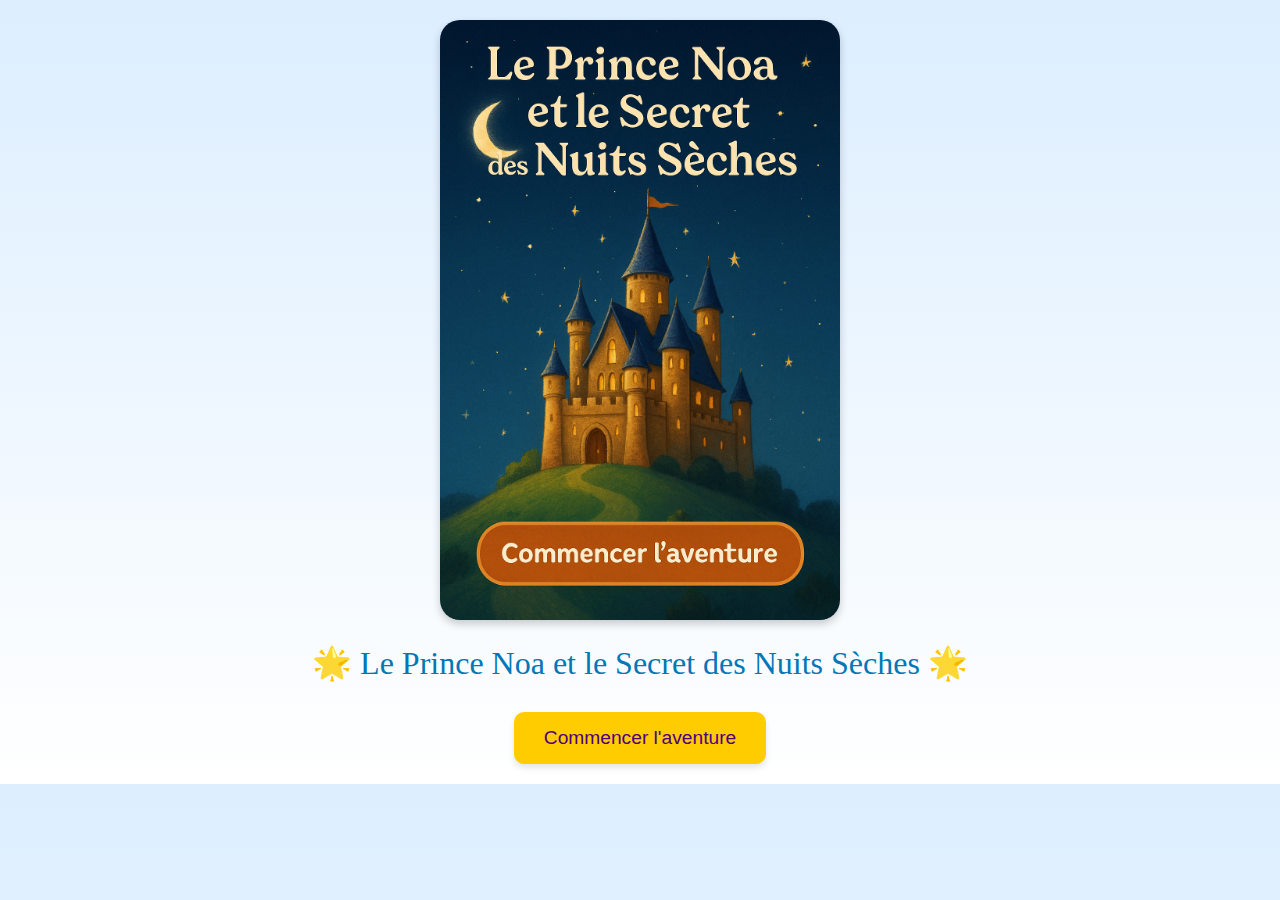
<file: index.html>
<!DOCTYPE html>
<html lang='fr'>
<head>
    <meta charset='UTF-8'>
    <meta name='viewport' content='width=device-width, initial-scale=1.0'>
    <title>Le Prince Noa</title>
    <style>
        body {
            margin: 0;
            padding: 0;
            font-family: 'Comic Sans MS', cursive, sans-serif;
            background: linear-gradient(to bottom, #dceeff, #ffffff);
            text-align: center;
        }
        .container {
            padding: 20px;
        }
        .title {
            font-size: 2em;
			font-family: 'fantasy', cursive;
            color: #0077b6;
            margin-top: 20px;
			font-weight: 500;
        }
        .castle-img {
            width: 100%;
            max-width: 400px;
            border-radius: 20px;
            box-shadow: 0 4px 8px rgba(0,0,0,0.2);
        }
        .start-button {
            margin-top: 30px;
            padding: 15px 30px;
            font-size: 1.2em;
            background-color: #ffcc00;
            border: none;
            border-radius: 10px;
            color: #4b0082;
            cursor: pointer;
            box-shadow: 0 4px 6px rgba(0,0,0,0.1);
        }
        .start-button:hover {
            background-color: #ffe066;
        }
    </style>
</head>
<body>
    <div class='container'>
        <img src='Chap_0.png' alt='Château des étoiles' class='castle-img'>
        <div class='title'>🌟 Le Prince Noa et le Secret des Nuits Sèches 🌟</div>
        <button class='start-button'onclick="location.href='chapitre1.html'">Commencer l'aventure</button>
		
    </div>
</body>
</html>
</file>
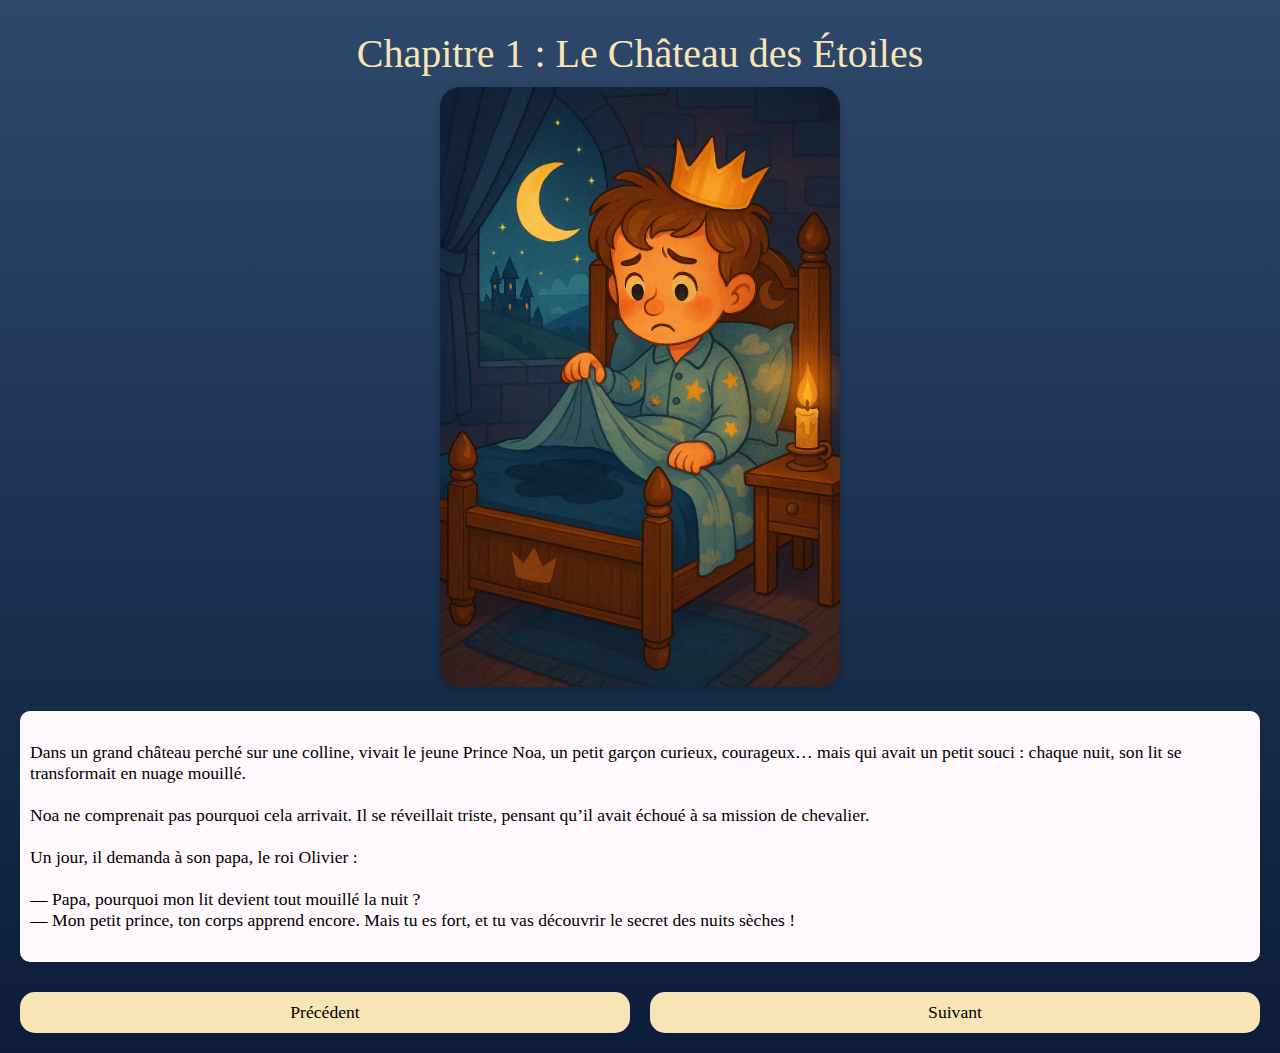
<file: chapitre1.html>
<!DOCTYPE html>
<html lang='fr'>
<head>
    <meta charset='UTF-8'>
    <meta name='viewport' content='width=device-width, initial-scale=1.0'>
    <title>Chapitre 1 - Le Château des Étoiles</title>
    <link rel="stylesheet" href="Histoire Style.css" >
</head>
<body>
    <div class='container'>
        <div class='chapter-title'>Chapitre 1 : Le Château des Étoiles</div>
		<img src='images/Chap_1.png' alt='Château des étoiles' class='castle-img'>
        <div class='story-text'><br>	Dans un grand château perché sur une colline, vivait le jeune Prince Noa, un petit garçon curieux, courageux… mais qui avait un petit souci : chaque nuit, son lit se transformait en nuage mouillé.<br><br>Noa ne comprenait pas pourquoi cela arrivait. Il se réveillait triste, pensant qu’il avait échoué à sa mission de chevalier.<br><br>Un jour, il demanda à son papa, le roi Olivier :<br><br>— Papa, pourquoi mon lit devient tout mouillé la nuit ?<br>— Mon petit prince, ton corps apprend encore. Mais tu es fort, et tu vas découvrir le secret des nuits sèches !<br><br></div>
        <div class="container_button">
		<button class='nav-button' onclick="location.href='index.html'">Précédent</button>
        <button class='nav-button' onclick="location.href='chapitre2.html'">Suivant  </button>
		</div>
    </div>
</body>
</html>
</file>
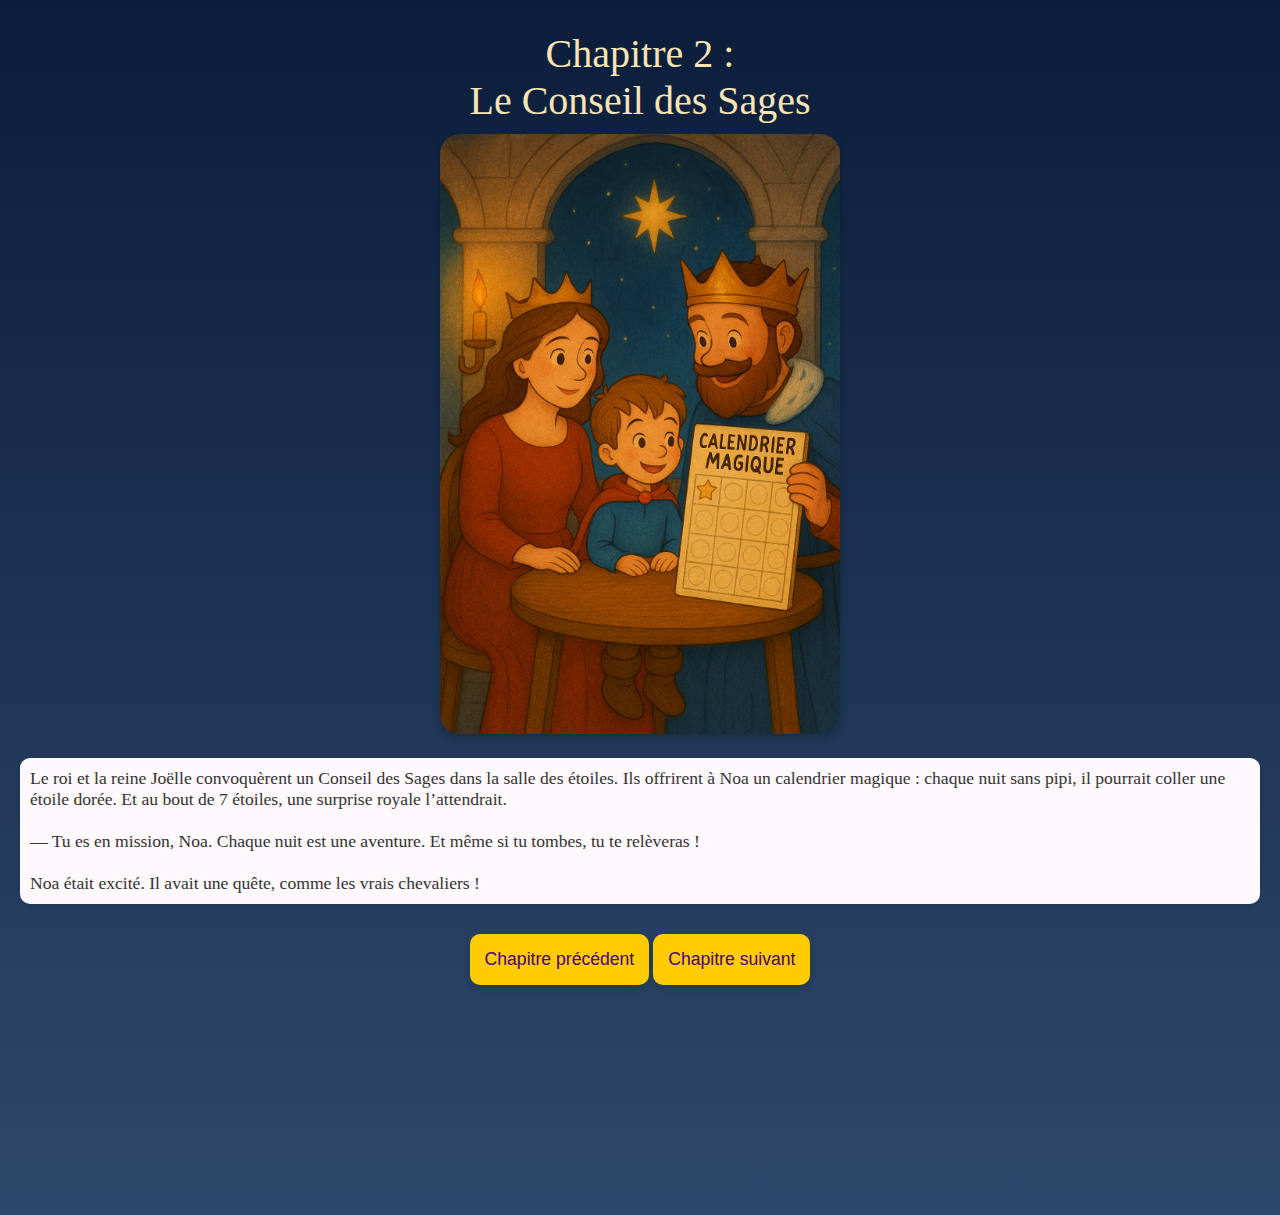
<file: chapitre2.html>
<!DOCTYPE html>
<html lang='fr'>
<head>
    <meta charset='UTF-8'>
    <meta name='viewport' content='width=device-width, initial-scale=1.0'>
    <title>Chapitre 2 - Le Conseil des Sages</title>
    <style>
        body {
            margin: 0;
            padding: 0;
            background-color: #0b1d3a; /* bleu nuit */
            color: white;
            font-family: 'Georgia', serif;
            display: flex;
            flex-direction: column;
            justify-content: space-between;
            align-items: center;
            height: 135vh;
            text-align: center;
			background: linear-gradient(to bottom, #0b1d3a, #2E486B);
        }
        .container {
            padding: 20px;
        }
        .chapter-title {
             margin-top: 10px;
           margin-bottom : 10px;
            font-size: 2.5rem;
            padding: 0 20px;
            color: #f8e4b5;
			font-family: 'Radley' ;
        }
        .illustration {
            width: 100%;
            max-width: 400px;
            border-radius: 20px;
            box-shadow: 0 4px 8px rgba(0,0,0,0.2);
        }
        .story-text {
            font-size: 1.1em;
            color: #333;
            margin-top: 20px;
            text-align: left;
            padding: 10px;
            background-color: #fff8fc;
            border-radius: 10px;
            box-shadow: 0 2px 4px rgba(0,0,0,0.1);
        }
        .nav-button {
           margin-top: 30px;
            padding: 15px;
            font-size: 1.1em;
            background-color: #ffcc00;
            border: none;
            border-radius: 10px;
            color: #4b0082;
            cursor: pointer;
            box-shadow: 0 4px 6px rgba(0,0,0,0.1);
        }
        .nav-button:hover {
            background-color: #48cae4;
        }
    </style>
</head>
<body>
    <div class='container'>
        <div class='chapter-title'> Chapitre 2 : <br> Le Conseil des Sages</div>
		<img src='Chap_2.png' alt='Conseil des Sages' class='illustration'>
        <div class='story-text'>Le roi et la reine Joëlle convoquèrent un Conseil des Sages dans la salle des étoiles. Ils offrirent à Noa un calendrier magique : chaque nuit sans pipi, il pourrait coller une étoile dorée. Et au bout de 7 étoiles, une surprise royale l’attendrait.<br><br>— Tu es en mission, Noa. Chaque nuit est une aventure. Et même si tu tombes, tu te relèveras !<br><br>Noa était excité. Il avait une quête, comme les vrais chevaliers !<br></div>
        <button class='nav-button' onclick="location.href='chapitre1.html'">Chapitre précédent</button>
        <button class='nav-button' onclick="location.href='chapitre3.html'">Chapitre suivant</button>
    </div>
</body>
</html>
</file>
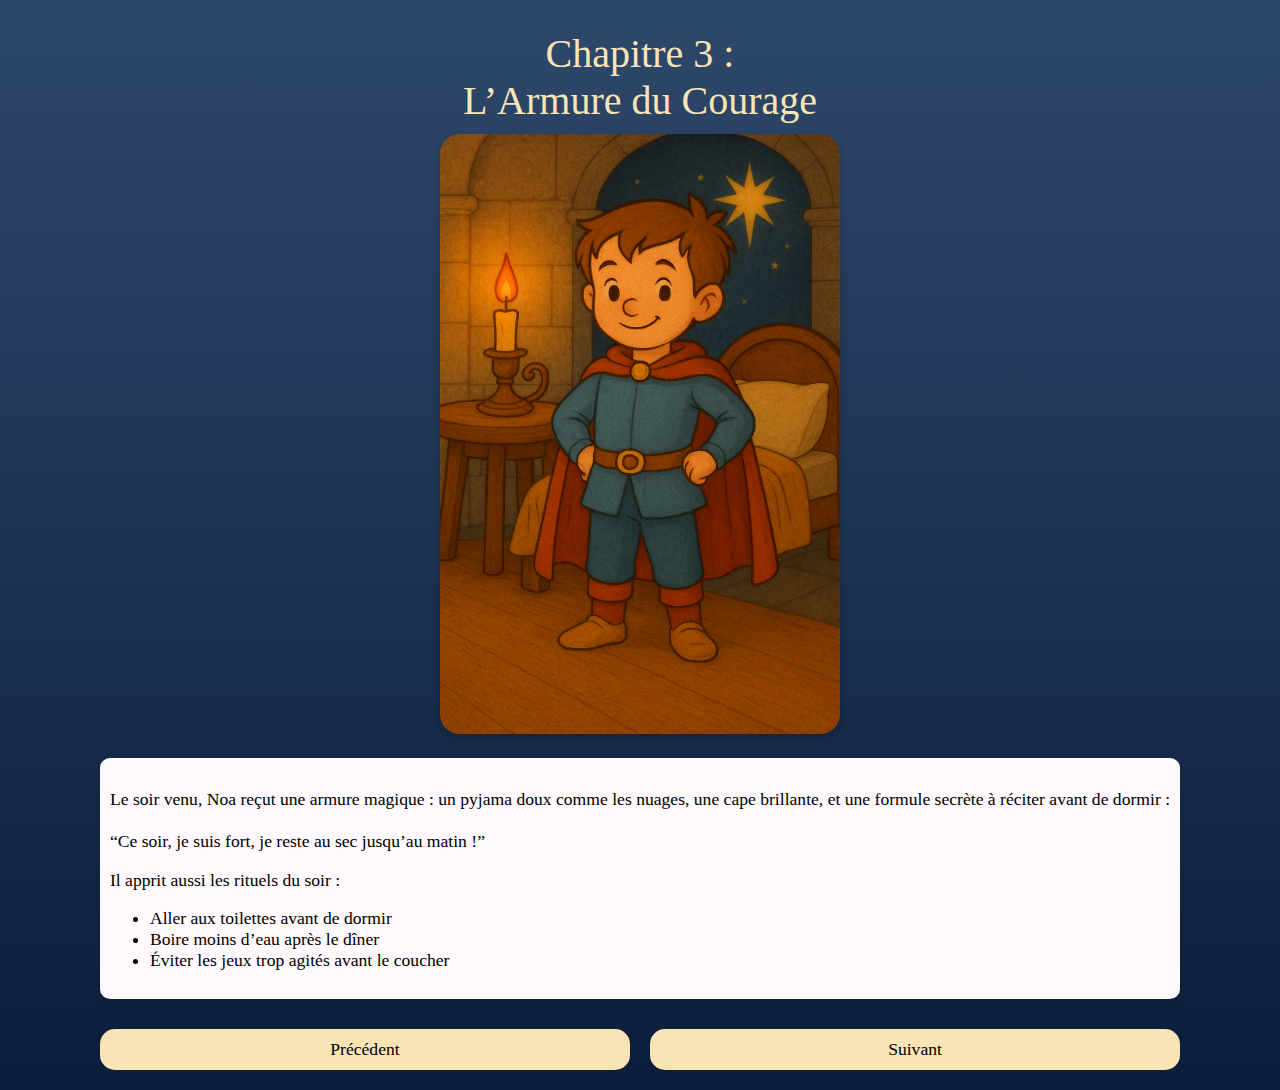
<file: chapitre3.html>
<!DOCTYPE html>
<html lang="fr">
<head>
    <meta charset="UTF-8">
    <meta name="viewport" content="width=device-width, initial-scale=1.0">
    <title>Chapitre 3 : L’Armure du Courage</title>
    <link rel="stylesheet" href="Histoire Style.css" >
</style>
</head>
<body>
    <div class="container">
        <div class='chapter-title'>
		Chapitre 3 : <br> L’Armure du Courage</div>
        <img src="images/Chap_3.png" alt="Armure magique" class='castle-img'>
        <div class='story-text'><br>Le soir venu, Noa reçut une armure magique : un pyjama doux comme les nuages, une cape brillante, et une formule secrète à réciter avant de dormir :<br><br>
        <div class="quote">“Ce soir, je suis fort, je reste au sec jusqu’au matin !”</div>
        <p>Il apprit aussi les rituels du soir :</p>
        <ul>
            <li>Aller aux toilettes avant de dormir</li>
            <li>Boire moins d’eau après le dîner</li>
            <li>Éviter les jeux trop agités avant le coucher</li>
        </ul>
		</div>
		<div class="container_button">
			<button class='nav-button' onclick="location.href='chapitre2.html'">Précédent</button>
			<button class='nav-button' onclick="location.href='chapitre4.html'">Suivant  </button>
		</div>
        
    </div>
</body>
</html>
</file>
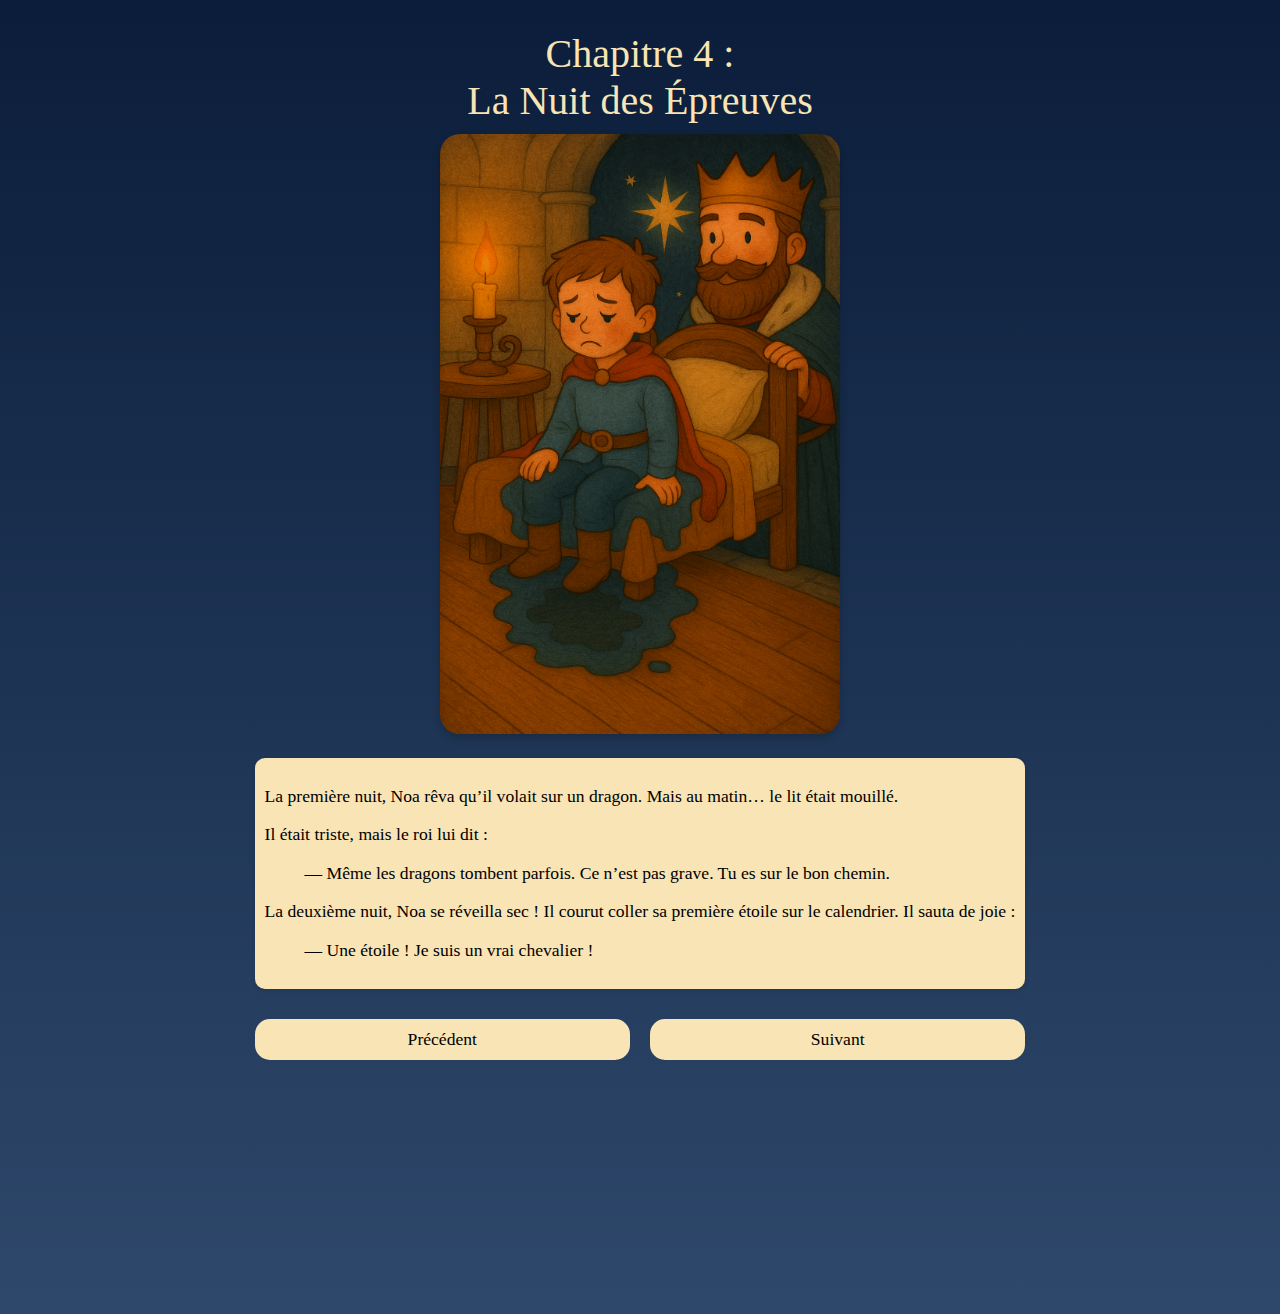
<file: chapitre4.html>
<!DOCTYPE html>
<html lang="fr">
<head>
    <meta charset="UTF-8">
    <meta name="viewport" content="width=device-width, initial-scale=1.0">
    <title>Chapitre 4 : La Nuit des Épreuves</title>
    <style>
        body {
            margin: 0;
            padding: 0;
            background-color: #0b1d3a; /* bleu nuit */
            color: white;
            font-family: 'Georgia', serif;
            display: flex;
            flex-direction: column;
            justify-content: space-between;
            align-items: center;
            height: 146vh;
            text-align: center;
			background: linear-gradient(to bottom, #0b1d3a, #2E486B);
        }
        .container {
            padding: 20px;
        }
        
        .castle-img {
            width: 100%;
            max-width: 400px;
            border-radius: 20px;
            box-shadow: 0 4px 8px rgba(0,0,0,0.2);
        }
        .story-text {
            font-size: 1.1em;
            color: black;
            margin-top: 20px;
            text-align: left;
            padding: 10px;
            background-color: #f8e4b5;
            border-radius: 10px;
            box-shadow: 0 2px 4px rgba(0,0,0,0.1);
        }
		.chapter-title {
            margin-top: 10px;
            margin-bottom : 10px;
            font-size: 2.5rem;
            padding: 0 20px;
            color: #f8e4b5;
			font-family: 'Radley' ;
        }
         .nav-button {
		    
            margin-top: 30px;
            padding: 10px;
            font-size: 1.1em;
            background-color: #f8e4b5;
            border: none;
            border-radius: 15px;
            color: Black;
			font-family:'Radley', Bold;
            cursor: pointer;
            
        }
		.illustration {
            width: 100%;
            max-width: 400px;
            border-radius: 20px;
            box-shadow: 0 4px 8px rgba(0,0,0,0.2);
        }
       
        .next-button:hover {
            background-color: #ffe066;
        }
       .container_button {
		  display: grid;
		  grid-template-columns: 2fr 2fr;
		  gap: 20px;
		}
    </style>
</head>
<body>
    <div class="container">
        <div class="chapter-title">Chapitre 4 :<br> La Nuit des Épreuves</div>
        <img src='images/Chap_4.png' alt='Conseil des Sages' class='illustration'>
		<div class="story-text">
            <p>La première nuit, Noa rêva qu’il volait sur un dragon. Mais au matin… le lit était mouillé.</p>
            <p>Il était triste, mais le roi lui dit :</p>
            <blockquote>— Même les dragons tombent parfois. Ce n’est pas grave. Tu es sur le bon chemin.</blockquote>
            <p>La deuxième nuit, Noa se réveilla sec ! Il courut coller sa première étoile sur le calendrier. Il sauta de joie :</p>
            <blockquote>— Une étoile ! Je suis un vrai chevalier !</blockquote>
        </div>
		<div class="container_button">
			<button class='nav-button' onclick="location.href='chapitre3.html'">Précédent</button>
			<button class='nav-button' onclick="location.href='chapitre5.html'">Suivant</button>
		</div>
    </div>
	
</body>
</html>
</file>
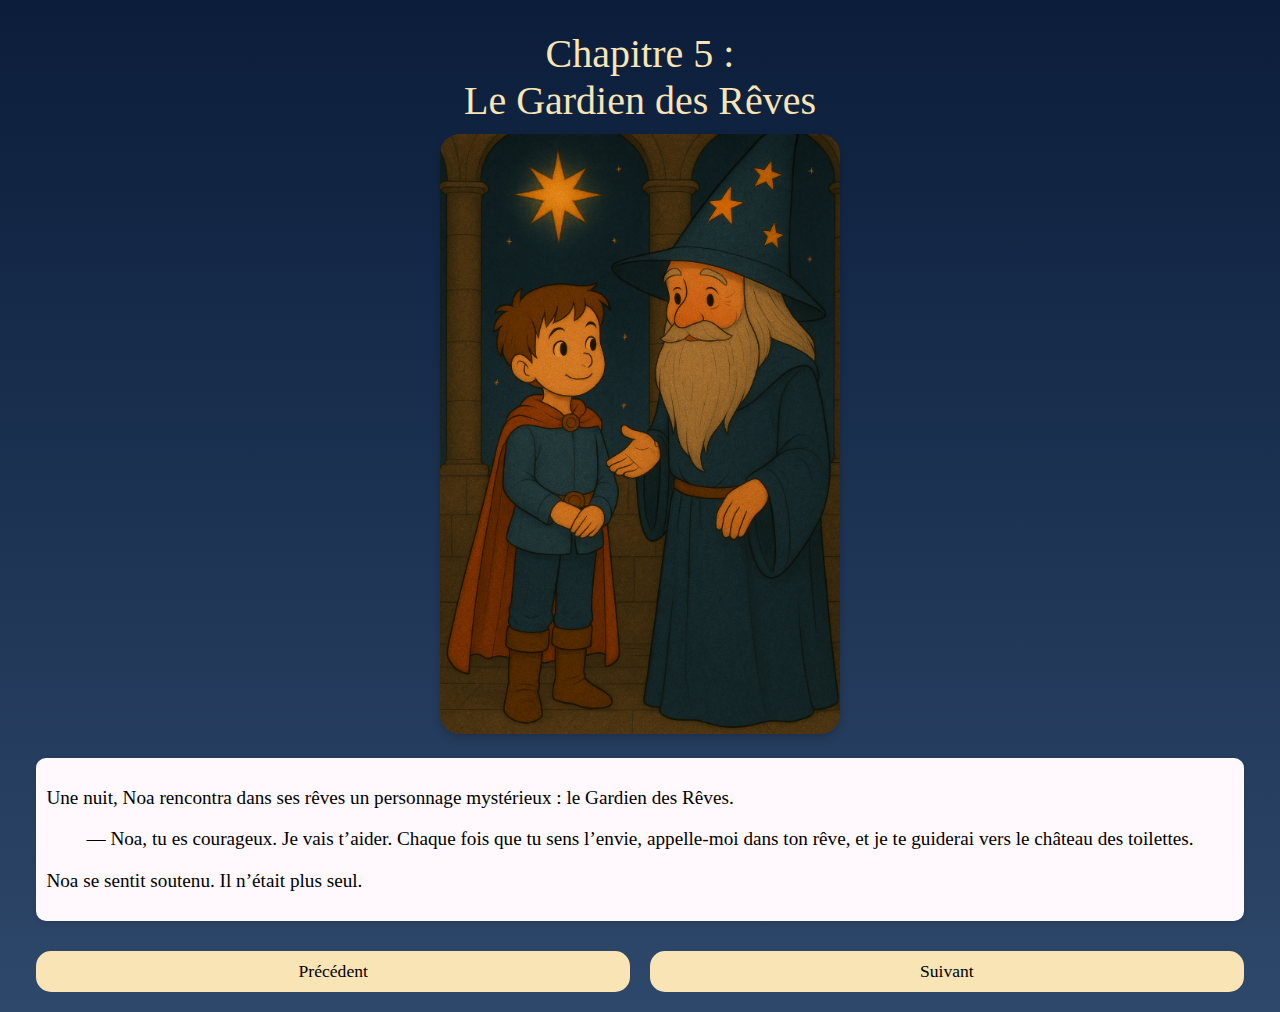
<file: chapitre5.html>
<!DOCTYPE html>
<html lang="fr">
<head>
    <meta charset="UTF-8">
    <meta name="viewport" content="width=device-width, initial-scale=1.0">
    <title>Chapitre 5 : Le Gardien des Rêves</title>
    <style>
        body {
            margin: 0;
            padding: 0;
            background-color: #0b1d3a; /* bleu nuit */
            color: white;
            font-family: 'Georgia', serif;
            display: flex;
            flex-direction: column;
            justify-content: space-between;
            align-items: center;
            text-align: center;
			background: linear-gradient(to bottom, #0b1d3a, #2E486B);
        }
        .container {
            padding: 20px;
        }
        
        .castle-img {
            width: 100%;
            max-width: 400px;
            border-radius: 20px;
            box-shadow: 0 4px 8px rgba(0,0,0,0.2);
        }
        .story-text {
           font-size: 1.2em;
            color: black;
            margin-top: 20px;
            text-align: left;
            padding: 10px;
            background-color: #fff8fc;
            border-radius: 10px;
            box-shadow: 0 2px 4px rgba(0,0,0,0.1);
            font-family: 'Georgia',cursive, serif;
        }
		.chapter-title {
            margin-top: 10px;
            margin-bottom : 10px;
            font-size: 2.5rem;
            padding: 0 20px;
            color: #f8e4b5;
			font-family: 'Radley' ;
        }
         .nav-button {
		    
            margin-top: 30px;
            padding: 10px;
            font-size: 1.1em;
            background-color: #f8e4b5;
            border: none;
            border-radius: 15px;
            color: Black;
			font-family:'Radley', Bold;
            cursor: pointer;
            
        }
		.illustration {
            width: 100%;
            max-width: 400px;
            border-radius: 20px;
            box-shadow: 0 4px 8px rgba(0,0,0,0.2);
        }
       
        .next-button:hover {
            background-color: #ffe066;
        }
       .container_button {
		  display: grid;
		  grid-template-columns: 2fr 2fr;
		  gap: 20px;
		  
		}
    </style>
</head>
<body>
    <div class="container">
        <div class="chapter-title">Chapitre 5 :<br> Le Gardien des Rêves</div>
		 <img src='images/Chap_5.png' alt='Conseil des Sages' class='illustration'>
        <div class="story-text">
            <p>Une nuit, Noa rencontra dans ses rêves un personnage mystérieux : le Gardien des Rêves.</p>
            <blockquote>— Noa, tu es courageux. Je vais t’aider. Chaque fois que tu sens l’envie, appelle-moi dans ton rêve, et je te guiderai vers le château des toilettes.</blockquote>
            <p>Noa se sentit soutenu. Il n’était plus seul.</p>
        </div>
		<div class="container_button">
			<button class='nav-button' onclick="location.href='chapitre4.html'">Précédent</button>
			<button class='nav-button' onclick="location.href='chapitre6.html'">Suivant</button>
		</div>
    </div>
</body>
</html>
</file>
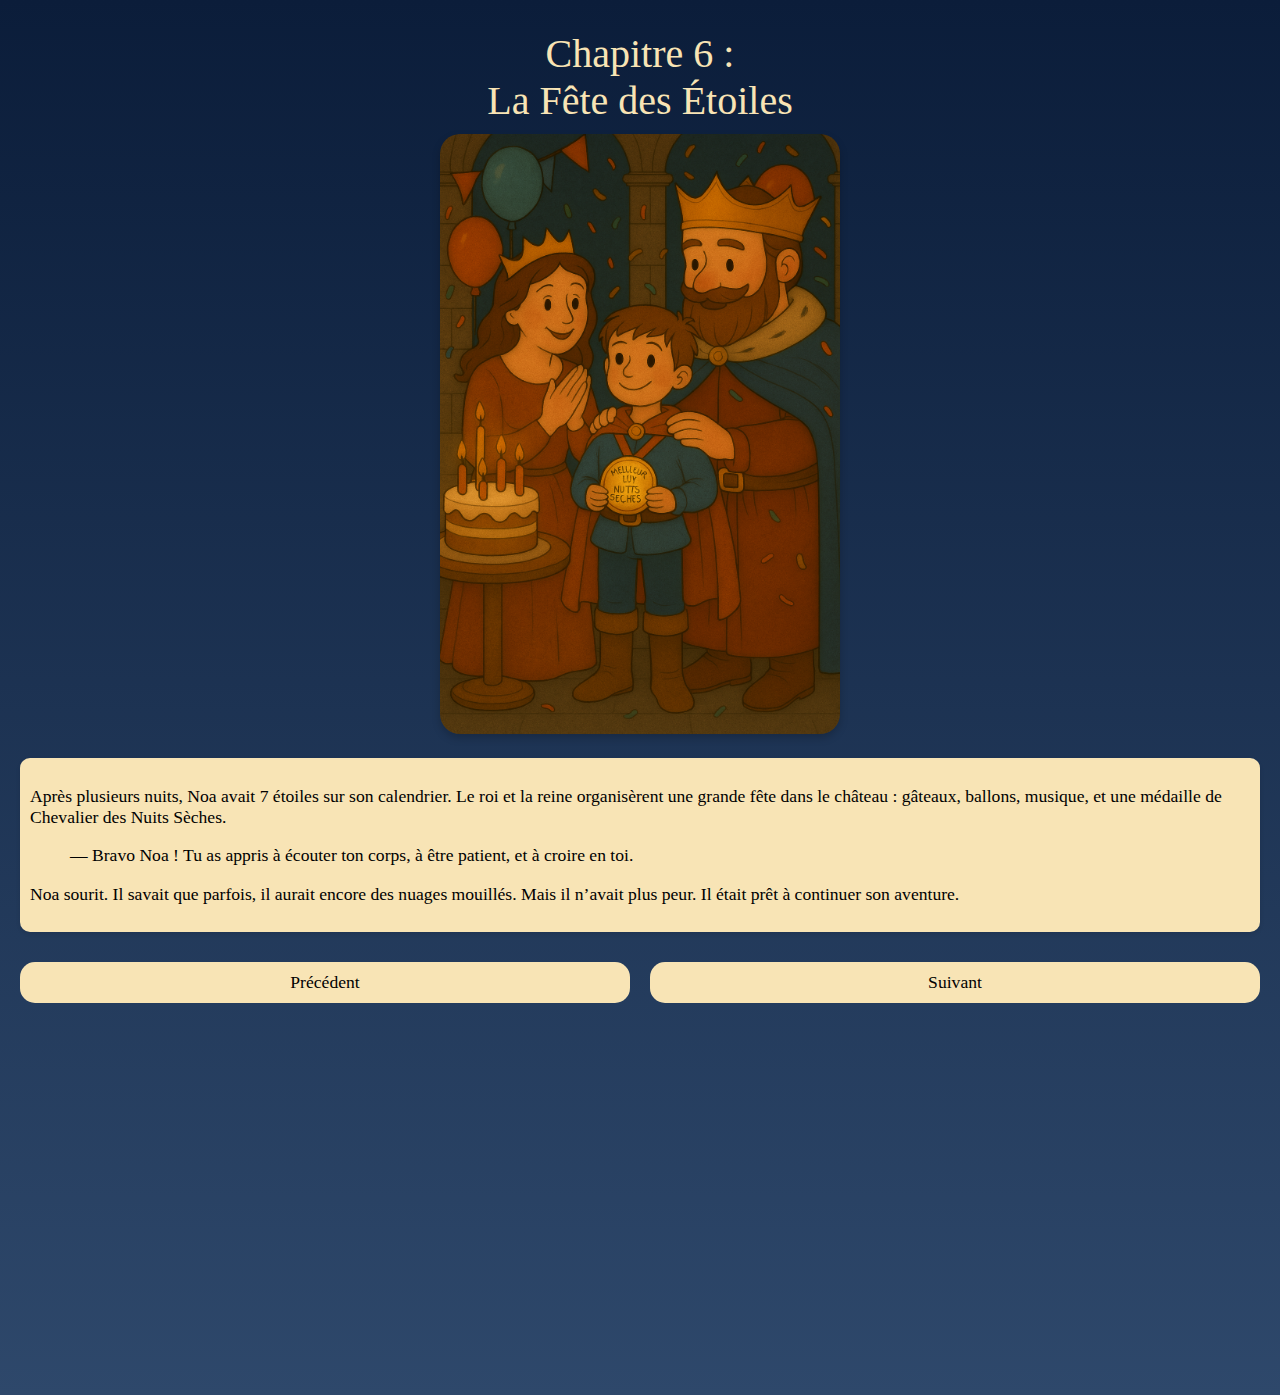
<file: chapitre6.html>
<!DOCTYPE html>
<html lang="fr">
<head>
    <meta charset="UTF-8">
    <meta name="viewport" content="width=device-width, initial-scale=1.0">
    <title>Chapitre 6 : La Fête des Étoiles</title>
    <style>
        body {
            margin: 0;
            padding: 0;
            background-color: #0b1d3a; /* bleu nuit */
            color: white;
            font-family: 'Georgia', serif;
            display: flex;
            flex-direction: column;
            justify-content: space-between;
            align-items: center;
            height: 155vh;
            text-align: center;
			background: linear-gradient(to bottom, #0b1d3a, #2E486B);
        }
        .container {
            padding: 20px;
        }
        
        .castle-img {
            width: 100%;
            max-width: 400px;
            border-radius: 20px;
            box-shadow: 0 4px 8px rgba(0,0,0,0.2);
        }
        .story-text {
            font-size: 1.1em;
            color: black;
            margin-top: 20px;
            text-align: left;
            padding: 10px;
            background-color: #f8e4b5;
            border-radius: 10px;
            box-shadow: 0 2px 4px rgba(0,0,0,0.1);
        }
		.chapter-title {
            margin-top: 10px;
            margin-bottom : 10px;
            font-size: 2.5rem;
            padding: 0 20px;
            color: #f8e4b5;
			font-family: 'Radley' ;
        }
         .nav-button {
		    
            margin-top: 30px;
            padding: 10px;
            font-size: 1.1em;
            background-color: #f8e4b5;
            border: none;
            border-radius: 15px;
            color: Black;
			font-family:'Radley', Bold;
            cursor: pointer;
            
        }
		.illustration {
            width: 100%;
            max-width: 400px;
            border-radius: 20px;
            box-shadow: 0 4px 8px rgba(0,0,0,0.2);
        }
       
        .next-button:hover {
            background-color: #ffe066;
        }
       .container_button {
		  display: grid;
		  grid-template-columns: 2fr 2fr;
		  gap: 20px;
		}
    </style>
</head>
<body>
    <div class="container">
        <div class="chapter-title">Chapitre 6 :<br>  La Fête des Étoiles</div>
		<img src='images/Chap_6.png' alt='Conseil des Sages' class='illustration'>
        <div class="story-text">
            <p>Après plusieurs nuits, Noa avait 7 étoiles sur son calendrier. Le roi et la reine organisèrent une grande fête dans le château : gâteaux, ballons, musique, et une médaille de Chevalier des Nuits Sèches.</p>
            <blockquote>— Bravo Noa ! Tu as appris à écouter ton corps, à être patient, et à croire en toi.</blockquote>
            <p>Noa sourit. Il savait que parfois, il aurait encore des nuages mouillés. Mais il n’avait plus peur. Il était prêt à continuer son aventure.</p>
        </div>
		<div class="container_button">
			<button class='nav-button' onclick="location.href='chapitre5.html'">Précédent</button>
			<button class='nav-button' onclick="location.href='chapitre7.html'">Suivant</button>
		</div>
    </div>
</body>
</html>
</file>
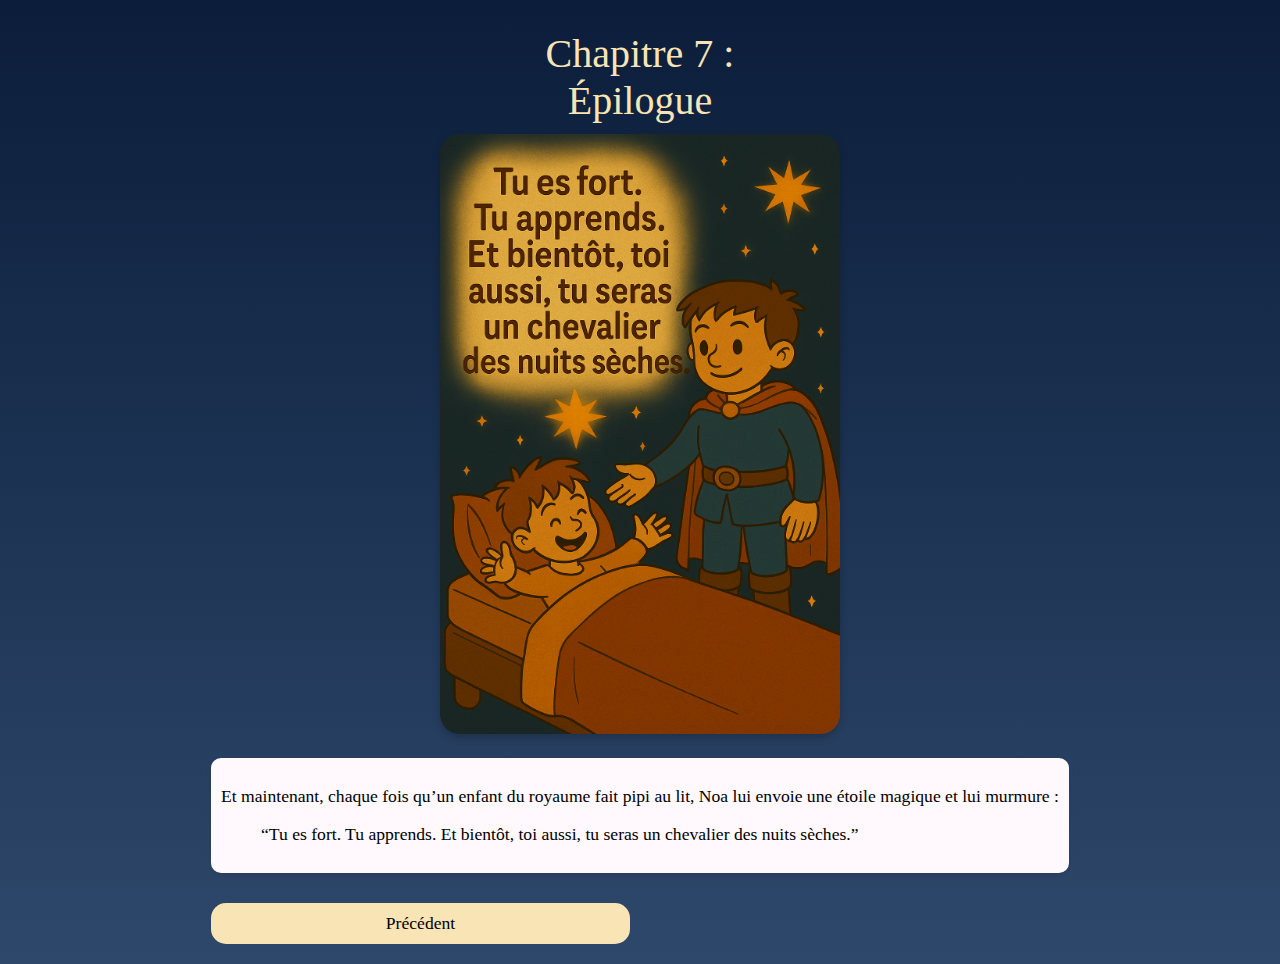
<file: chapitre7.html>
<!DOCTYPE html>
<html lang="fr">
<head>
    <meta charset="UTF-8">
    <meta name="viewport" content="width=device-width, initial-scale=1.0">
    <title>Chapitre 7 : Épilogue</title>
   <style>
         body {
            margin: 0;
            padding: 0;
            background-color: #0b1d3a; /* bleu nuit */
            color: white;
            font-family: 'Georgia', serif;
            display: flex;
            flex-direction: column;
            justify-content: space-between;
            align-items: center;
            text-align: center;
			background: linear-gradient(to bottom, #0b1d3a, #2E486B);
        }
        .container {
            padding: 20px;
        }
        
        .castle-img {
            width: 100%;
            max-width: 400px;
            border-radius: 20px;
            box-shadow: 0 4px 8px rgba(0,0,0,0.2);
        }
        .story-text {
            font-size: 1.1em;
            color: black;
            margin-top: 20px;
            text-align: left;
            padding: 10px;
            background-color: #fff8fc;
            border-radius: 10px;
            box-shadow: 0 2px 4px rgba(0,0,0,0.1);
        }
		.chapter-title {
            margin-top: 10px;
            margin-bottom : 10px;
            font-size: 2.5rem;
            padding: 0 20px;
            color: #f8e4b5;
			font-family: 'Radley' ;
        }
         .nav-button {
		    
            margin-top: 30px;
            padding: 10px;
            font-size: 1.1em;
            background-color: #f8e4b5;
            border: none;
            border-radius: 15px;
            color: Black;
			font-family:'Radley', Bold;
            cursor: pointer;
            
        }
		.illustration {
            width: 100%;
            max-width: 400px;
            border-radius: 20px;
            box-shadow: 0 4px 8px rgba(0,0,0,0.2);
        }
       
        .next-button:hover {
            background-color: #ffe066;
        }
       .container_button {
		  display: grid;
		  grid-template-columns: 2fr 2fr;
		  gap: 20px;
		}
    </style>
</head>
<body>
    <div class="container">
        <div class="chapter-title">Chapitre 7 :<br> Épilogue</div>
		<img src='images/Chap_7.png' alt='Conseil des Sages' class='illustration'>
        <div class="story-text">
            <p>Et maintenant, chaque fois qu’un enfant du royaume fait pipi au lit, Noa lui envoie une étoile magique et lui murmure :</p>
            <blockquote>“Tu es fort. Tu apprends. Et bientôt, toi aussi, tu seras un chevalier des nuits sèches.”</blockquote>
        </div>
		<div class="container_button">
			<button class='nav-button' onclick="location.href='chapitre6.html'">Précédent</button>
		</div>
    </div>
</body>
</html>
</file>
<file: Histoire Style.css>
body {
            margin: 0;
            padding: 0;
            background-color: #0b1d3a; /* bleu nuit */
            color: white;
            font-family: 'Georgia', serif;
            display: flex;
            flex-direction: column;
            justify-content: space-between;
            align-items: center;
            text-align: center;
			background: linear-gradient(to bottom, #2E486B, #0b1d3a);
        }
		
        .container {
            padding: 20px;
        }
        
        .castle-img {
            width: 100%;
            max-width: 400px;
            border-radius: 20px;
            box-shadow: 0 4px 8px rgba(0,0,0,0.2);
        }
        .story-text {
            font-size: 1.1em;
            color: black;
            margin-top: 20px;
            text-align: left;
            padding: 10px;
            background-color: #fff8fc;
            border-radius: 10px;
            box-shadow: 0 2px 4px rgba(0,0,0,0.1);
        }
		.chapter-title {
            margin-top: 10px;
            margin-bottom : 10px;
            font-size: 2.5rem;
            padding: 0 20px;
            color: #f8e4b5;
			font-family: 'Radley' ;
        }
         .nav-button {
		    
            margin-top: 30px;
            padding: 10px;
            font-size: 1.1em;
            background-color: #f8e4b5;
            border: none;
            border-radius: 15px;
            color: Black;
			font-family:'Radley', Bold;
            cursor: pointer;
            
        }
		.title {
            font-size: 2em;
			font-family: 'fantasy', cursive;
            color: #f8e4b5;
            margin-top: 20px;
			font-weight: 500;
        }
		.illustration {
            width: 100%;
            max-width: 400px;
            border-radius: 20px;
            box-shadow: 0 4px 8px rgba(0,0,0,0.2);
        }
       
        .next-button:hover {
            background-color: #ffe066;
        }
       .container_button {
		  display: grid;
		  grid-template-columns: 2fr 2fr;
		  gap: 20px;
		}
		.start-button {
            margin-top: 30px;
            padding: 15px 30px;
            font-size: 1.2em;
            background-color: #ffcc00;
            border: none;
            border-radius: 10px;
            color: #4b0082;
            cursor: pointer;
            box-shadow: 0 4px 6px rgba(0,0,0,0.1);
        }
        .start-button:hover {
            background-color: #ffe066;
        }
</file>
